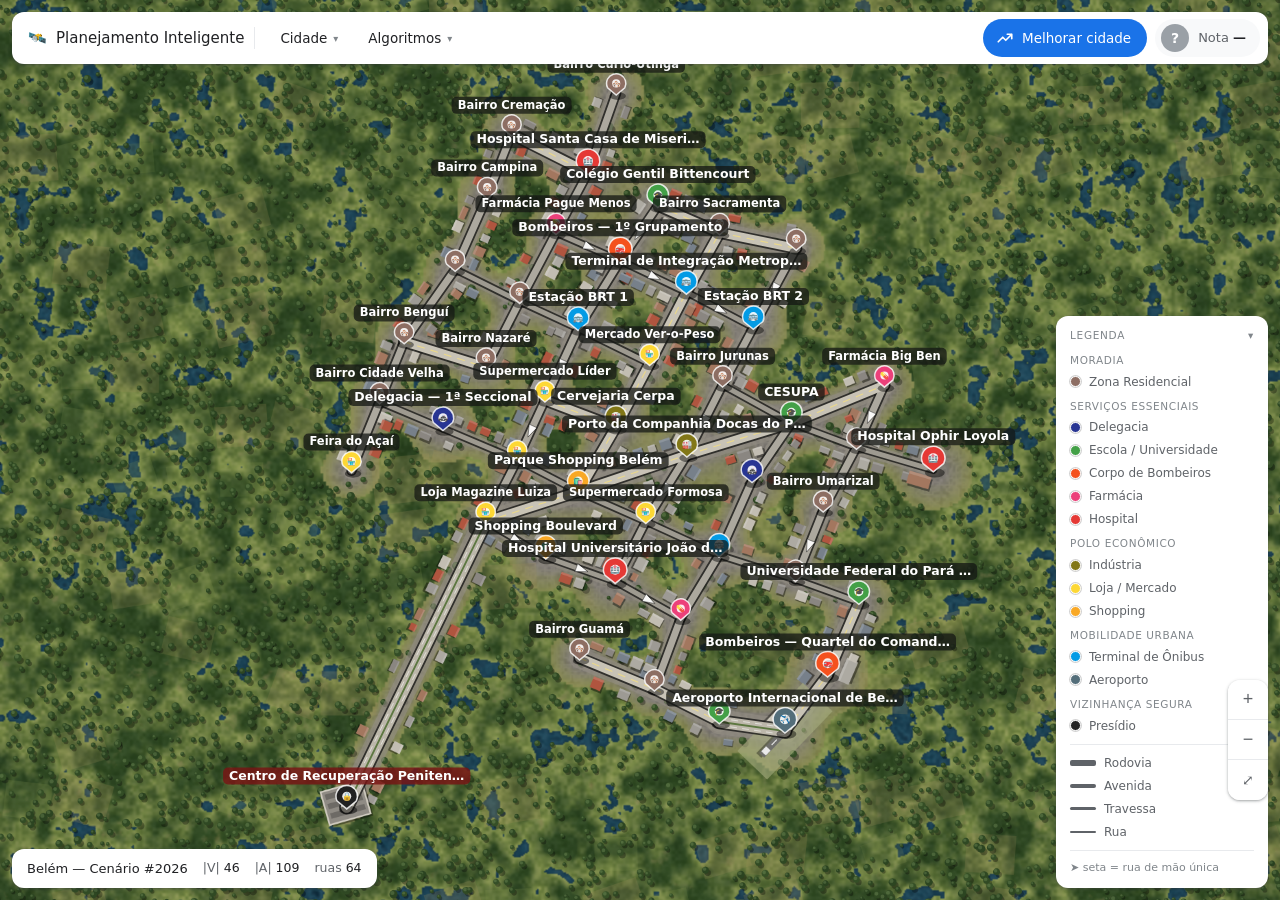
<file: Planejamento Inteligente/index.html>
<!DOCTYPE html>
<html lang="pt-BR">
  <head>
    <meta charset="utf-8" />
    <meta name="viewport" content="width=device-width, initial-scale=1" />
    <title>Planejamento Inteligente</title>
    <link rel="stylesheet" href="css/estilo.css" />
    <link
      rel="icon"
      href="data:image/svg+xml,<svg xmlns='http://www.w3.org/2000/svg' viewBox='0 0 32 32'><text y='26' font-size='26'>🛰️</text></svg>"
    />
  </head>
  <body>
    <div id="mapa">
      <canvas id="tela"></canvas>
      <canvas id="tela-antes" aria-hidden="true"></canvas>

      <!-- ===================== COMPARAÇÃO ANTES / DEPOIS ===================== -->
      <div id="comparador" hidden>
        <div class="linha-corte"></div>
        <span class="rotulo-lado antes">Antes</span>
        <span class="rotulo-lado depois">Depois</span>
        <button class="alca" id="alca-comparador" aria-label="Arrastar para comparar antes e depois">
          <svg viewBox="0 0 24 24" width="20" height="20" aria-hidden="true">
            <path d="M9 6 3 12l6 6M15 6l6 6-6 6" fill="none" stroke="currentColor" stroke-width="2" stroke-linecap="round" stroke-linejoin="round" />
          </svg>
        </button>
      </div>

      <!-- ===================== BARRA SUPERIOR ===================== -->
      <header id="barra" class="cartao">
        <div class="marca">🛰️ <span>Planejamento Inteligente</span></div>

        <nav class="menus">
          <!-- ---------- Cidade ---------- -->
          <div class="menu" data-menu="cidade">
            <button class="gatilho">Cidade <i>▾</i></button>
            <div class="popover">
              <label class="campo">
                <span>Planejamento <b id="v-aderencia">70%</b></span>
                <input id="in-aderencia" type="range" min="0" max="100" value="70" />
              </label>
              <p class="dica" style="margin: -6px 0 12px">
                100% distribui os lugares seguindo a nota; 0% espalha tudo ao acaso.
              </p>
              <div class="linha">
                <label class="campo">
                  <span>Lugares <b id="v-pontos">45</b></span>
                  <input id="in-pontos" type="range" min="8" max="120" value="45" />
                </label>
                <label class="campo">
                  <span>Semente</span>
                  <input id="in-seed" type="number" value="2026" />
                </label>
              </div>
              <div class="linha">
                <label class="campo">
                  <span>Tamanho da quadra <b id="v-afastamento">1.0×</b></span>
                  <input id="in-afastamento" type="range" min="70" max="200" value="100" />
                </label>
                <label class="campo">
                  <span>Densidade de ruas <b id="v-densidade">0.80</b></span>
                  <input id="in-densidade" type="range" min="0" max="150" value="80" />
                </label>
              </div>
              <div class="linha">
                <label class="campo">
                  <span>Mão única <b id="v-mao">30%</b></span>
                  <input id="in-mao" type="range" min="0" max="90" value="30" />
                </label>
                <label class="campo">
                  <span>Presídios</span>
                  <input id="in-presidios" type="number" min="0" max="6" value="1" />
                </label>
              </div>
              <label class="campo">
                <span>Circulação</span>
                <select id="in-reparar">
                  <option value="1" selected>Garantir ida e volta em toda a cidade</option>
                  <option value="0">Deixar trechos sem retorno</option>
                </select>
              </label>
              <button class="acao" id="btn-gerar">Gerar cidade</button>
              <button class="acao secundaria" id="btn-exemplo">Centro de Belém (exemplo de 8 lugares)</button>
              <p class="dica">
                A malha é uma grade de quarteirões: menos densidade faz quadras maiores e ruas sem
                saída. Mão única vale para a rua inteira e alterna de sentido entre ruas vizinhas.
              </p>
            </div>
          </div>

          <!-- ---------- Algoritmos ---------- -->
          <div class="menu" data-menu="algoritmos">
            <button class="gatilho">Algoritmos <i>▾</i></button>
            <div class="popover largo">
              <div class="lista-algoritmos">
                <button data-acao="avaliacao">
                  <span>Nota da cidade<small>Quatro eixos medidos pela distância</small></span>
                </button>
                <button data-acao="rota">
                  <span>Caminho mínimo<small>Dijkstra ou Floyd-Warshall, pela distância</small></span>
                </button>
                <button data-acao="estruturas">
                  <span>Estruturas de dados<small>Matrizes de adjacência e incidência desta cidade</small></span>
                </button>
                <hr />
                <button data-acao="limpar">
                  <span>Limpar realces do mapa</span>
                </button>
              </div>
            </div>
          </div>
        </nav>

        <button id="btn-melhorar" class="botao-melhorar" title="Reposicionar os lugares para a melhor nota">
          <svg viewBox="0 0 24 24" width="18" height="18" aria-hidden="true">
            <path d="M3 17l6-6 4 4 8-8M15 7h6v6" fill="none" stroke="currentColor" stroke-width="2.2" stroke-linecap="round" stroke-linejoin="round" />
          </svg>
          <span>Melhorar cidade</span>
        </button>

        <button id="chip-nota" title="Ver a nota da cidade">
          <span class="conceito" id="hud-conceito">?</span>
          <span>Nota <b id="hud-nota">—</b></span>
        </button>
      </header>

      <!-- ===================== PAINEL DE RESULTADO ===================== -->
      <aside id="painel" class="oculto">
        <header>
          <h2 id="painel-titulo">Resultado</h2>
          <button id="fechar-painel" title="Fechar">✕</button>
        </header>
        <div id="resultado"></div>
      </aside>

      <!-- ===================== MATRIZES DO GRAFO ===================== -->
      <section id="matrizes" class="cartao" hidden aria-labelledby="matrizes-titulo">
        <header>
          <div>
            <h2 id="matrizes-titulo">Estruturas de dados</h2>
            <p id="matriz-resumo"></p>
          </div>
          <button id="fechar-matrizes" title="Fechar">✕</button>
        </header>
        <div class="barra-matrizes">
          <div class="abas" role="tablist" aria-label="Representação do grafo">
            <button role="tab" data-aba="adjacencia">Matriz de adjacência</button>
            <button role="tab" data-aba="incidencia">Matriz de incidência</button>
          </div>
          <label id="matriz-valores" class="campo-inline">
            <span>Células</span>
            <select id="in-valores-matriz">
              <option value="binario">0 e 1</option>
              <option value="distancia">distância em km</option>
            </select>
          </label>
        </div>
        <div id="matriz-rolagem" tabindex="0"></div>
        <p id="matriz-dica"></p>
      </section>

      <!-- ===================== FLUTUANTES ===================== -->
      <div id="info-cidade" class="cartao">
        <span class="nome" id="hud-nome">—</span>
        <span class="metrica">|V| <b id="hud-v">0</b></span>
        <span class="metrica">|A| <b id="hud-a">0</b></span>
        <span class="metrica">ruas <b id="hud-r">0</b></span>
      </div>

      <div id="legenda" class="cartao">
        <h4>Legenda <span id="alternar-legenda">▾</span></h4>
        <div class="corpo">
          <div id="legenda-itens"></div>
          <div class="vias">
            <span><i style="height: 6px"></i>Rodovia</span>
            <span><i style="height: 4px"></i>Avenida</span>
            <span><i style="height: 3px"></i>Travessa</span>
            <span><i style="height: 2px"></i>Rua</span>
          </div>
          <div class="rodape">➤ seta = rua de mão única</div>
        </div>
      </div>

      <div id="zoom" class="cartao">
        <button id="btn-mais" title="Aproximar">+</button>
        <button id="btn-menos" title="Afastar">−</button>
        <button id="btn-enquadrar" title="Enquadrar a cidade">⤢</button>
      </div>

      <div id="cartao" class="cartao">
        <h3 id="cartao-nome"></h3>
        <div class="tipo" id="cartao-tipo"></div>
        <dl id="cartao-dados"></dl>
      </div>

      <div id="carregando">
        <div class="caixa">
          <div class="girando"></div>
          <span id="carregando-texto">Gerando cidade…</span>
        </div>
      </div>

      <div id="aviso"></div>
    </div>

    <!-- Ordem importa: modelo -> grafo -> algoritmos -> gerador -> nota -> tela -->
    <script src="js/modelo.js"></script>
    <script src="js/grafo.js"></script>
    <script src="js/caminhos.js"></script>
    <script src="js/conexidade.js"></script>
    <script src="js/usoDoSolo.js"></script>
    <script src="js/gerador.js"></script>
    <script src="js/nota.js"></script>
    <script src="js/otimizador.js"></script>
    <script src="js/servico.js"></script>
    <script src="js/satelite.js"></script>
    <script src="js/app.js"></script>
  </body>
</html>
</file>
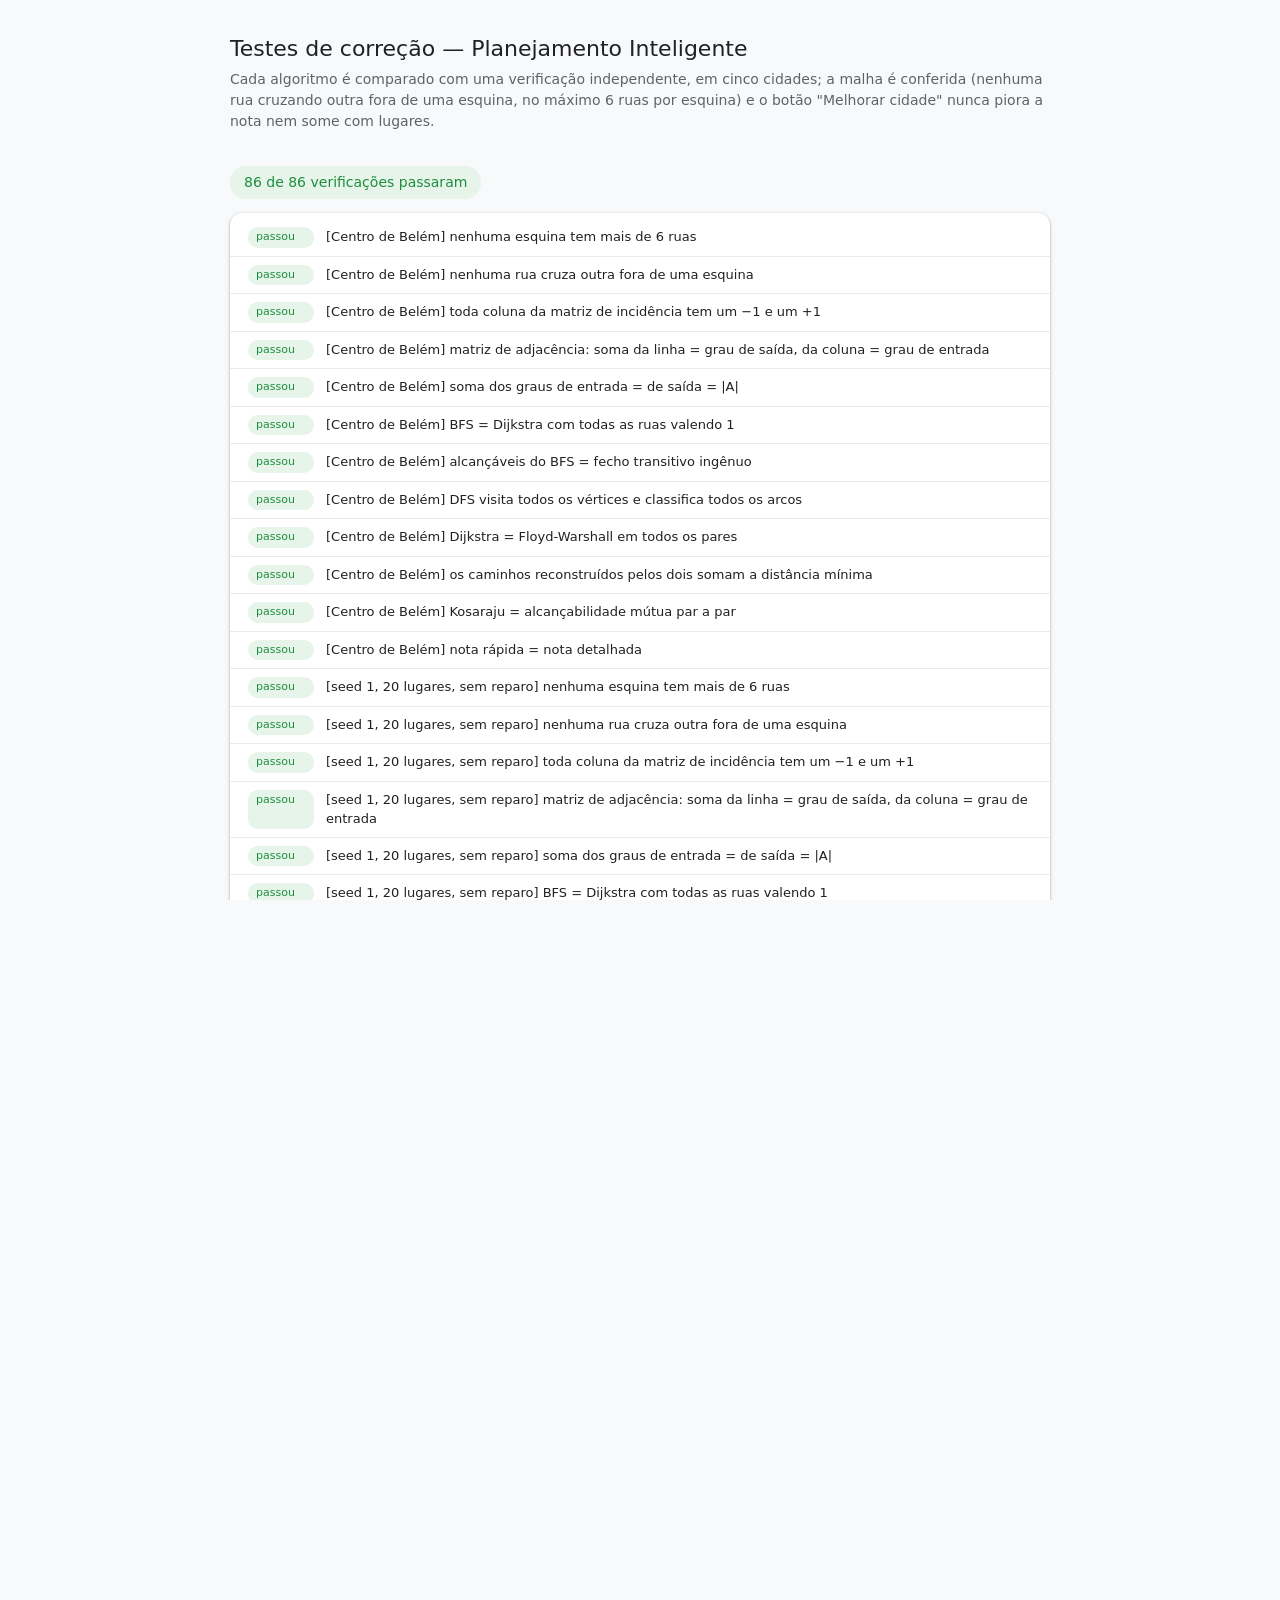
<file: Planejamento Inteligente/testes.html>
<!DOCTYPE html>
<html lang="pt-BR">
  <head>
    <meta charset="utf-8" />
    <meta name="viewport" content="width=device-width, initial-scale=1" />
    <title>Testes — Planejamento Inteligente</title>
    <link rel="stylesheet" href="css/estilo.css" />
    <style>
      html,
      body {
        overflow: auto;
        background: var(--superficie);
      }
      main {
        max-width: 860px;
        margin: 32px auto;
        padding: 0 20px;
      }
      h1 {
        font-size: 22px;
        font-weight: 500;
        margin: 0 0 4px;
      }
      .resumo {
        color: var(--texto-fraco);
        margin: 0 0 20px;
      }
      .placar {
        display: inline-flex;
        padding: 6px 14px;
        border-radius: 16px;
        font-weight: 500;
        font-variant-numeric: tabular-nums;
      }
      .placar.ok {
        background: #e6f4ea;
        color: var(--verde);
      }
      .placar.falha {
        background: #fce8e6;
        color: var(--vermelho);
      }
      ol {
        list-style: none;
        margin: 0;
        padding: 6px 0;
      }
      li {
        display: grid;
        grid-template-columns: 66px 1fr;
        gap: 12px;
        padding: 8px 18px;
        border-bottom: 1px solid var(--borda-suave);
        font-size: 13px;
      }
      li:last-child {
        border-bottom: none;
      }
      li small {
        display: block;
        color: var(--texto-leve);
      }
    </style>
  </head>
  <body>
    <main>
      <h1>Testes de correção — Planejamento Inteligente</h1>
      <p class="resumo">
        Cada algoritmo é comparado com uma verificação independente, em cinco cidades; a malha
        é conferida (nenhuma rua cruzando outra fora de uma esquina, no máximo 6 ruas por
        esquina) e o botão "Melhorar cidade" nunca piora a nota nem some com lugares.
      </p>
      <p id="placar" class="placar">Rodando…</p>
      <ol id="lista" class="cartao"></ol>
    </main>

    <script src="js/modelo.js"></script>
    <script src="js/grafo.js"></script>
    <script src="js/caminhos.js"></script>
    <script src="js/conexidade.js"></script>
    <script src="js/usoDoSolo.js"></script>
    <script src="js/gerador.js"></script>
    <script src="js/nota.js"></script>
    <script src="js/otimizador.js"></script>
    <script src="js/testes.js"></script>
    <script>
      setTimeout(() => {
        const r = rodarTestes();
        const passaram = r.filter((t) => t.ok).length;
        const placar = document.getElementById("placar");
        placar.textContent = `${passaram} de ${r.length} verificações passaram`;
        placar.classList.add(passaram === r.length ? "ok" : "falha");
        document.getElementById("lista").innerHTML = r
          .map(
            (t) => `<li><span class="etiqueta ${t.ok ? "ok" : "ruim"}">${t.ok ? "passou" : "falhou"}</span>
              <span>${t.titulo}${!t.ok && t.detalhe ? `<small>${t.detalhe}</small>` : ""}</span></li>`
          )
          .join("");
      }, 30);
    </script>
  </body>
</html>
</file>
<file: Planejamento Inteligente/css/estilo.css>
:root {
  --branco: #ffffff;
  --superficie: #f8f9fa;
  --texto: #202124;
  --texto-fraco: #5f6368;
  --texto-leve: #80868b;
  --borda: #dadce0;
  --borda-suave: #e8eaed;
  --azul: #1a73e8;
  --azul-claro: #e8f0fe;
  --verde: #1e8e3e;
  --amarelo: #f9ab00;
  --laranja: #e8710a;
  --vermelho: #d93025;
  --roxo: #9334e6;

  --raio: 8px;
  --raio-grande: 12px;
  --sombra: 0 1px 2px rgba(60, 64, 67, 0.3), 0 1px 3px 1px rgba(60, 64, 67, 0.15);
  --sombra-alta: 0 1px 3px rgba(60, 64, 67, 0.3), 0 4px 8px 3px rgba(60, 64, 67, 0.15);
}

* {
  box-sizing: border-box;
}

html,
body {
  margin: 0;
  height: 100%;
  overflow: hidden;
  background: #e8eaed;
  color: var(--texto);
  font: 14px/1.5 "Google Sans", "Segoe UI", system-ui, -apple-system, sans-serif;
  -webkit-font-smoothing: antialiased;
}

/* ------------------------------------------------------------------ */
/* Mapa em tela cheia                                                  */
/* ------------------------------------------------------------------ */
#mapa {
  position: fixed;
  inset: 0;
  overflow: hidden;
}

#tela {
  width: 100%;
  height: 100%;
  display: block;
  cursor: grab;
}

#tela.arrastando {
  cursor: grabbing;
}

#tela.inserindo {
  cursor: crosshair;
}

.cartao {
  background: var(--branco);
  border-radius: var(--raio-grande);
  box-shadow: var(--sombra);
}

/* ------------------------------------------------------------------ */
/* Barra superior                                                      */
/* ------------------------------------------------------------------ */
#barra {
  position: absolute;
  top: 12px;
  left: 12px;
  right: 12px;
  height: 52px;
  display: flex;
  align-items: center;
  gap: 8px;
  padding: 0 8px 0 16px;
  z-index: 40;
}

.marca {
  display: flex;
  align-items: center;
  gap: 9px;
  font-weight: 500;
  font-size: 15px;
  white-space: nowrap;
  padding-right: 10px;
  margin-right: 4px;
  border-right: 1px solid var(--borda-suave);
}

.marca span {
  overflow: hidden;
  text-overflow: ellipsis;
}

nav.menus {
  display: flex;
  gap: 4px;
  flex: 1;
  min-width: 0;
}

.menu {
  position: relative;
}

.gatilho {
  display: flex;
  align-items: center;
  gap: 6px;
  height: 36px;
  padding: 0 13px;
  border: none;
  border-radius: 18px;
  background: transparent;
  color: var(--texto);
  font: inherit;
  font-size: 13.5px;
  font-weight: 500;
  cursor: pointer;
  white-space: nowrap;
  transition: background 0.12s;
}

.gatilho:hover {
  background: var(--superficie);
}

.menu.aberto .gatilho {
  background: var(--azul-claro);
  color: var(--azul);
}

.gatilho i {
  font-style: normal;
  font-size: 10px;
  color: var(--texto-leve);
}

.popover {
  position: absolute;
  top: 44px;
  left: 0;
  width: 320px;
  padding: 14px 16px 16px;
  background: var(--branco);
  border-radius: var(--raio-grande);
  box-shadow: var(--sombra-alta);
  display: none;
  max-height: calc(100vh - 110px);
  overflow-y: auto;
}

.menu.aberto .popover {
  display: block;
  animation: surgir 0.14s ease-out;
}

@keyframes surgir {
  from {
    opacity: 0;
    transform: translateY(-4px);
  }
}

.popover.largo {
  width: 340px;
}

#chip-nota {
  display: flex;
  align-items: center;
  gap: 9px;
  height: 38px;
  padding: 0 14px 0 6px;
  border: none;
  border-radius: 19px;
  background: var(--superficie);
  font: inherit;
  font-size: 13px;
  color: var(--texto-fraco);
  cursor: pointer;
  white-space: nowrap;
  transition: background 0.12s;
}

#chip-nota:hover {
  background: var(--borda-suave);
}

#chip-nota .conceito {
  width: 28px;
  height: 28px;
  border-radius: 50%;
  display: grid;
  place-items: center;
  font-weight: 700;
  font-size: 14px;
  color: #fff;
  background: #9aa0a6;
}

#chip-nota b {
  color: var(--texto);
  font-variant-numeric: tabular-nums;
}

/* ------------------------------------------------------------------ */
/* Formulários dentro dos menus                                        */
/* ------------------------------------------------------------------ */
label.campo {
  display: block;
  margin-bottom: 12px;
}

label.campo > span {
  display: flex;
  justify-content: space-between;
  font-size: 12px;
  color: var(--texto-fraco);
  margin-bottom: 5px;
}

label.campo b {
  color: var(--texto);
  font-weight: 500;
  font-variant-numeric: tabular-nums;
}

input[type="text"],
input[type="number"],
select {
  width: 100%;
  height: 36px;
  padding: 0 10px;
  background: var(--branco);
  border: 1px solid var(--borda);
  border-radius: var(--raio);
  color: var(--texto);
  font: inherit;
  font-size: 13.5px;
}

input:focus,
select:focus {
  outline: none;
  border-color: var(--azul);
  box-shadow: 0 0 0 1px var(--azul);
}

input[type="range"] {
  width: 100%;
  accent-color: var(--azul);
  margin: 2px 0;
}

.linha {
  display: grid;
  grid-template-columns: 1fr 1fr;
  gap: 10px;
}

button.acao {
  width: 100%;
  height: 38px;
  border: none;
  border-radius: var(--raio);
  background: var(--azul);
  color: #fff;
  font: inherit;
  font-size: 13.5px;
  font-weight: 500;
  cursor: pointer;
  transition: filter 0.12s;
}

button.acao:hover {
  filter: brightness(1.08);
}

button.acao.secundaria {
  background: var(--branco);
  color: var(--azul);
  border: 1px solid var(--borda);
}

button.acao.secundaria:hover {
  background: var(--azul-claro);
}

button.acao + button.acao {
  margin-top: 8px;
}

.dica {
  font-size: 11.5px;
  color: var(--texto-leve);
  line-height: 1.45;
  margin: 10px 0 0;
}

.lista-algoritmos {
  display: flex;
  flex-direction: column;
  gap: 1px;
  margin: -6px -6px 0;
}

.lista-algoritmos button {
  display: flex;
  align-items: center;
  gap: 11px;
  padding: 9px 10px;
  border: none;
  border-radius: var(--raio);
  background: transparent;
  color: var(--texto);
  font: inherit;
  font-size: 13.5px;
  text-align: left;
  cursor: pointer;
  transition: background 0.1s;
}

.lista-algoritmos button:hover {
  background: var(--superficie);
}

.lista-algoritmos button small {
  display: block;
  color: var(--texto-leve);
  font-size: 11px;
  line-height: 1.3;
}

.lista-algoritmos hr {
  border: none;
  border-top: 1px solid var(--borda-suave);
  margin: 6px 4px;
}

/* ------------------------------------------------------------------ */
/* Painel de resultado                                                 */
/* ------------------------------------------------------------------ */
#painel {
  position: absolute;
  top: 76px;
  left: 12px;
  bottom: 12px;
  width: 384px;
  background: var(--branco);
  border-radius: var(--raio-grande);
  box-shadow: var(--sombra-alta);
  display: flex;
  flex-direction: column;
  z-index: 30;
  transition: transform 0.22s ease, opacity 0.22s ease;
}

#painel.oculto {
  transform: translateX(-110%);
  opacity: 0;
  pointer-events: none;
}

#painel header {
  display: flex;
  align-items: center;
  justify-content: space-between;
  padding: 14px 8px 12px 18px;
  border-bottom: 1px solid var(--borda-suave);
  flex-shrink: 0;
}

#painel header h2 {
  margin: 0;
  font-size: 15px;
  font-weight: 500;
}

#fechar-painel {
  width: 34px;
  height: 34px;
  border: none;
  border-radius: 50%;
  background: transparent;
  color: var(--texto-fraco);
  font-size: 17px;
  cursor: pointer;
}

#fechar-painel:hover {
  background: var(--superficie);
}

#resultado {
  padding: 14px 18px 22px;
  overflow-y: auto;
  font-size: 13px;
}

#resultado::-webkit-scrollbar,
.popover::-webkit-scrollbar {
  width: 8px;
}

#resultado::-webkit-scrollbar-thumb,
.popover::-webkit-scrollbar-thumb {
  background: #dadce0;
  border-radius: 4px;
}

#resultado h3 {
  font-size: 14px;
  font-weight: 500;
  margin: 18px 0 8px;
  color: var(--texto);
}

#resultado h3:first-child {
  margin-top: 0;
}

#resultado h4 {
  font-size: 12px;
  font-weight: 500;
  text-transform: uppercase;
  letter-spacing: 0.6px;
  color: var(--texto-leve);
  margin: 18px 0 7px;
}

#resultado p {
  margin: 7px 0;
  color: var(--texto-fraco);
  line-height: 1.55;
}

#resultado b {
  color: var(--texto);
  font-weight: 500;
}

#resultado ul {
  margin: 7px 0;
  padding-left: 18px;
  color: var(--texto-fraco);
}

#resultado li {
  margin-bottom: 4px;
  line-height: 1.5;
}

.destaque-nota {
  display: flex;
  align-items: baseline;
  gap: 10px;
  margin: 4px 0 2px;
}

.destaque-nota .valor {
  font-size: 40px;
  font-weight: 400;
  line-height: 1;
  font-variant-numeric: tabular-nums;
}

.destaque-nota .escala {
  font-size: 15px;
  color: var(--texto-leve);
}

table.dados {
  width: 100%;
  border-collapse: collapse;
  font-size: 12.5px;
  margin: 8px 0;
}

table.dados th,
table.dados td {
  text-align: left;
  padding: 7px 8px;
  border-bottom: 1px solid var(--borda-suave);
}

table.dados th {
  color: var(--texto-leve);
  font-weight: 500;
  font-size: 10.5px;
  text-transform: uppercase;
  letter-spacing: 0.5px;
}

table.dados td.num {
  text-align: right;
  font-variant-numeric: tabular-nums;
  white-space: nowrap;
}

tr.clicavel {
  cursor: pointer;
}

tr.clicavel:hover td {
  background: var(--superficie);
}

.etiqueta {
  display: inline-block;
  padding: 2px 8px;
  border-radius: 10px;
  font-size: 11px;
  font-weight: 500;
  background: var(--superficie);
  color: var(--texto-fraco);
}

.etiqueta.ok {
  background: #e6f4ea;
  color: var(--verde);
}
.etiqueta.ruim {
  background: #fce8e6;
  color: var(--vermelho);
}
.etiqueta.aviso {
  background: #fef7e0;
  color: #b06000;
}

.criterio {
  margin-bottom: 14px;
}

.criterio .topo {
  display: flex;
  justify-content: space-between;
  align-items: baseline;
  gap: 8px;
  font-size: 13px;
  margin-bottom: 5px;
}

.criterio .topo .valor {
  color: var(--texto-fraco);
  font-variant-numeric: tabular-nums;
  white-space: nowrap;
}

.barra {
  height: 6px;
  background: var(--borda-suave);
  border-radius: 3px;
  overflow: hidden;
}

.barra > i {
  display: block;
  height: 100%;
  border-radius: 3px;
  transition: width 0.45s ease;
}

.criterio small {
  display: block;
  color: var(--texto-leve);
  font-size: 11.5px;
  margin-top: 5px;
  line-height: 1.45;
}

.criterio details {
  margin-top: 5px;
}

.criterio summary {
  font-size: 11.5px;
  color: var(--azul);
  cursor: pointer;
  list-style: none;
}

.criterio summary::-webkit-details-marker {
  display: none;
}

.criterio details ul {
  font-size: 11.5px;
  margin: 5px 0 0;
}

/* ------------------------------------------------------------------ */
/* Elementos flutuantes do mapa                                        */
/* ------------------------------------------------------------------ */
#info-cidade {
  position: absolute;
  left: 12px;
  bottom: 12px;
  padding: 10px 15px;
  display: flex;
  align-items: center;
  gap: 15px;
  font-size: 12.5px;
  z-index: 20;
  transition: transform 0.22s ease;
}

#painel:not(.oculto) ~ #info-cidade {
  transform: translateX(396px);
}

#info-cidade .nome {
  font-weight: 500;
  font-size: 13px;
}

#info-cidade .metrica {
  color: var(--texto-fraco);
  font-variant-numeric: tabular-nums;
}

#info-cidade .metrica b {
  color: var(--texto);
  font-weight: 500;
}

#legenda {
  position: absolute;
  right: 12px;
  bottom: 12px;
  width: 212px;
  padding: 12px 14px;
  font-size: 12px;
  z-index: 20;
  max-height: calc(100vh - 180px);
  overflow-y: auto;
}

#legenda h4 {
  margin: 0 0 9px;
  font-size: 10.5px;
  font-weight: 500;
  text-transform: uppercase;
  letter-spacing: 0.7px;
  color: var(--texto-leve);
  display: flex;
  justify-content: space-between;
  cursor: pointer;
}

#legenda.fechada .corpo {
  display: none;
}

#legenda .item {
  display: flex;
  align-items: center;
  gap: 8px;
  margin-bottom: 5px;
  color: var(--texto-fraco);
}

#legenda i.bolinha {
  width: 11px;
  height: 11px;
  border-radius: 50%;
  border: 1.5px solid #fff;
  box-shadow: 0 0 0 1px rgba(0, 0, 0, 0.18);
  flex-shrink: 0;
}

#legenda .rodape {
  margin-top: 9px;
  padding-top: 9px;
  border-top: 1px solid var(--borda-suave);
  color: var(--texto-leve);
  font-size: 11px;
  line-height: 1.5;
}

#zoom {
  position: absolute;
  right: 12px;
  bottom: 100px;
  z-index: 20;
  overflow: hidden;
  display: flex;
  flex-direction: column;
  width: 40px;
}

#zoom button {
  height: 40px;
  border: none;
  background: var(--branco);
  color: var(--texto-fraco);
  font-size: 18px;
  cursor: pointer;
  border-bottom: 1px solid var(--borda-suave);
}

#zoom button:last-child {
  border-bottom: none;
  font-size: 14px;
}

#zoom button:hover {
  background: var(--superficie);
  color: var(--texto);
}

#cartao {
  position: absolute;
  left: 50%;
  transform: translateX(-50%) translateY(12px);
  bottom: 12px;
  width: 330px;
  padding: 16px 18px;
  z-index: 25;
  opacity: 0;
  pointer-events: none;
  transition: opacity 0.16s, transform 0.16s;
}

#cartao.visivel {
  opacity: 1;
  pointer-events: auto;
  transform: translateX(-50%) translateY(0);
}

#cartao h3 {
  margin: 0 0 2px;
  font-size: 16px;
  font-weight: 500;
  display: flex;
  align-items: center;
  gap: 8px;
}

#cartao .tipo {
  color: var(--texto-fraco);
  font-size: 12.5px;
  margin-bottom: 12px;
}

#cartao dl {
  display: grid;
  grid-template-columns: auto 1fr;
  gap: 5px 14px;
  margin: 0;
  font-size: 12.5px;
}

#cartao dt {
  color: var(--texto-fraco);
}

#cartao dd {
  margin: 0;
  text-align: right;
  font-variant-numeric: tabular-nums;
}

/* ------------------------------------------------------------------ */
/* Estados                                                             */
/* ------------------------------------------------------------------ */
#carregando {
  position: absolute;
  inset: 0;
  background: rgba(255, 255, 255, 0.72);
  display: none;
  place-items: center;
  z-index: 60;
  backdrop-filter: blur(2px);
}

#carregando.visivel {
  display: grid;
}

#carregando .caixa {
  background: var(--branco);
  border-radius: var(--raio-grande);
  box-shadow: var(--sombra-alta);
  padding: 24px 34px;
  text-align: center;
  font-size: 13.5px;
  color: var(--texto-fraco);
}

.girando {
  width: 28px;
  height: 28px;
  margin: 0 auto 12px;
  border: 3px solid var(--borda-suave);
  border-top-color: var(--azul);
  border-radius: 50%;
  animation: girar 0.8s linear infinite;
}

@keyframes girar {
  to {
    transform: rotate(360deg);
  }
}

#aviso {
  position: absolute;
  left: 50%;
  bottom: 24px;
  transform: translateX(-50%) translateY(16px);
  padding: 11px 18px;
  border-radius: 22px;
  background: #202124;
  color: #fff;
  font-size: 13px;
  opacity: 0;
  pointer-events: none;
  transition: opacity 0.2s, transform 0.2s;
  z-index: 70;
  max-width: 70%;
  box-shadow: var(--sombra-alta);
}

#aviso.visivel {
  opacity: 1;
  transform: translateX(-50%) translateY(0);
}

#aviso.erro {
  background: var(--vermelho);
}

/* ------------------------------------------------------------------ */
@media (max-width: 1120px) {
  .marca span {
    display: none;
  }
  #painel:not(.oculto) ~ #info-cidade {
    transform: none;
  }
}

@media (max-width: 900px) {
  #barra {
    padding-left: 10px;
  }
  .marca {
    display: none;
  }
  .gatilho {
    padding: 0 10px;
    font-size: 13px;
  }
  #chip-nota span:last-child {
    display: none;
  }
  #chip-nota {
    padding: 0 5px;
  }
  #painel {
    width: auto;
    right: 12px;
    top: auto;
    height: 56vh;
  }
  #legenda {
    display: none;
  }
  #info-cidade {
    bottom: auto;
    top: 76px;
  }
}

/* Em telas muito estreitas os menus rolam na horizontal em vez de espremer. */
@media (max-width: 620px) {
  nav.menus {
    overflow-x: auto;
    scrollbar-width: none;
  }
  nav.menus::-webkit-scrollbar {
    display: none;
  }
  .popover {
    width: min(320px, calc(100vw - 40px));
  }
}

/* ------------------------------------------------------------------ */
/* Estruturas de dados — matrizes de adjacência e incidência          */
/* ------------------------------------------------------------------ */
[hidden] {
  display: none !important;
}

#matrizes {
  position: absolute;
  top: 76px;
  left: 12px;
  right: 12px;
  bottom: 12px;
  z-index: 35;
  display: flex;
  flex-direction: column;
  overflow: hidden;
  box-shadow: var(--sombra-alta);
}

#matrizes > header {
  display: flex;
  align-items: flex-start;
  justify-content: space-between;
  gap: 12px;
  padding: 14px 8px 12px 18px;
  border-bottom: 1px solid var(--borda-suave);
}

#matrizes h2 {
  margin: 0;
  font-size: 15px;
  font-weight: 500;
}

#matriz-resumo {
  margin: 3px 0 0;
  font-size: 12.5px;
  line-height: 1.6;
  color: var(--texto-fraco);
  font-variant-numeric: tabular-nums;
}

#matriz-resumo b,
#matriz-dica b {
  color: var(--texto);
  font-weight: 500;
}

#fechar-matrizes {
  flex-shrink: 0;
  width: 34px;
  height: 34px;
  border: none;
  border-radius: 50%;
  background: transparent;
  color: var(--texto-fraco);
  font-size: 17px;
  cursor: pointer;
}

#fechar-matrizes:hover {
  background: var(--superficie);
}

.barra-matrizes {
  display: flex;
  flex-wrap: wrap;
  align-items: center;
  justify-content: space-between;
  gap: 8px 16px;
  padding: 10px 18px;
}

.abas {
  display: inline-flex;
  gap: 2px;
  padding: 3px;
  background: var(--superficie);
  border: 1px solid var(--borda-suave);
  border-radius: 999px;
}

.abas button {
  padding: 6px 14px;
  border: none;
  border-radius: 999px;
  background: transparent;
  color: var(--texto-fraco);
  font: inherit;
  font-size: 13px;
  cursor: pointer;
}

.abas button:hover {
  color: var(--texto);
}

.abas button.ativa {
  background: var(--branco);
  color: var(--azul);
  font-weight: 500;
  box-shadow: var(--sombra);
}

.campo-inline {
  display: inline-flex;
  align-items: center;
  gap: 8px;
  font-size: 12.5px;
  color: var(--texto-fraco);
}

.campo-inline select {
  padding: 5px 8px;
  border: 1px solid var(--borda);
  border-radius: var(--raio);
  background: var(--branco);
  color: var(--texto);
  font: inherit;
}

#matriz-rolagem {
  flex: 1;
  min-height: 0;
  margin: 0 18px;
  overflow: auto;
  border: 1px solid var(--borda-suave);
  border-radius: var(--raio);
}

#matriz-dica {
  margin: 0;
  padding: 10px 18px 14px;
  min-height: 3.4em;
  font-size: 12.5px;
  line-height: 1.5;
  color: var(--texto-fraco);
}

table.matriz-grande {
  border-collapse: separate;
  border-spacing: 0;
  font: 11px/1 "Cascadia Mono", Consolas, ui-monospace, monospace;
  font-variant-numeric: tabular-nums;
}

table.matriz-grande th,
table.matriz-grande td {
  min-width: 28px;
  height: 25px;
  padding: 0 4px;
  text-align: center;
  white-space: nowrap;
  border-right: 1px solid var(--borda-suave);
  border-bottom: 1px solid var(--borda-suave);
}

table.matriz-grande td {
  background: var(--branco);
  color: #c4c7c5;
  cursor: default;
}

table.matriz-grande thead th {
  position: sticky;
  top: 0;
  z-index: 2;
  background: var(--superficie);
  color: var(--texto-fraco);
  font-weight: 500;
}

table.matriz-grande tbody th {
  position: sticky;
  left: 0;
  z-index: 1;
  padding: 0 10px 0 8px;
  background: var(--superficie);
  color: var(--texto-leve);
  font-weight: 500;
  text-align: left;
}

table.matriz-grande thead th.canto {
  left: 0;
  z-index: 3;
  padding: 0 10px;
  text-align: left;
  color: var(--texto-leve);
  font: 400 11.5px/1 "Google Sans", "Segoe UI", system-ui, sans-serif;
}

table.matriz-grande i.cor {
  display: inline-block;
  width: 8px;
  height: 8px;
  margin-right: 6px;
  border-radius: 50%;
  vertical-align: 1px;
}

.nome-linha {
  display: inline-block;
  max-width: 190px;
  margin-left: 8px;
  overflow: hidden;
  text-overflow: ellipsis;
  vertical-align: middle;
  color: var(--texto);
  font: 12px/1.3 "Google Sans", "Segoe UI", system-ui, sans-serif;
}

table.matriz-grande td.um {
  background: var(--azul-claro);
  color: var(--azul);
  font-weight: 600;
}

table.matriz-grande td.mais {
  background: #e6f4ea;
  color: var(--verde);
  font-weight: 600;
}

table.matriz-grande td.menos {
  background: #fce8e6;
  color: var(--vermelho);
  font-weight: 600;
}

table.matriz-grande td.diagonal {
  background: var(--superficie);
}

table.matriz-grande td.foco {
  box-shadow: inset 0 0 0 2px var(--azul);
}

table.matriz-grande th.foco {
  background: var(--azul-claro);
  color: var(--azul);
}

@media (max-width: 900px) {
  #matrizes {
    left: 8px;
    right: 8px;
    bottom: 8px;
  }
  .nome-linha {
    max-width: 110px;
  }
}

@media (max-width: 620px) {
  .nome-linha {
    display: none;
  }
  #matriz-rolagem {
    margin: 0 12px;
  }
  .barra-matrizes,
  #matriz-dica {
    padding-left: 12px;
    padding-right: 12px;
  }
}

/* ------------------------------------------------------------------ */
/* Acessibilidade                                                      */
/* ------------------------------------------------------------------ */
:focus-visible {
  outline: 2px solid var(--azul);
  outline-offset: 2px;
}

@media (prefers-reduced-motion: reduce) {
  *,
  *::before,
  *::after {
    animation: none !important;
    transition: none !important;
  }
}

/* ------------------------------------------------------------------ */
/* Eixos                                                */
/* ------------------------------------------------------------------ */
.eixo {
  padding: 12px 0 14px;
  border-top: 1px solid var(--borda-suave);
}

.eixo:first-of-type {
  border-top: none;
}

.eixo .funcao {
  display: block;
  font-size: 10.5px;
  font-weight: 500;
  letter-spacing: 0.7px;
  text-transform: uppercase;
  color: var(--texto-leve);
  margin-bottom: 2px;
}

.eixo .regra {
  margin: 6px 0 2px;
  font-size: 12px;
  color: var(--texto-fraco);
  line-height: 1.5;
}

.eixo .algoritmo {
  display: inline-block;
  margin-top: 4px;
  padding: 1px 7px;
  border-radius: 9px;
  background: var(--azul-claro);
  color: var(--azul);
  font-size: 10.5px;
  font-weight: 500;
}

.legenda-mapa {
  display: flex;
  flex-wrap: wrap;
  gap: 6px 12px;
  margin: 8px 0 4px;
  font-size: 11.5px;
  color: var(--texto-fraco);
}

.legenda-mapa i {
  display: inline-block;
  width: 10px;
  height: 10px;
  margin-right: 5px;
  border-radius: 50%;
  border: 2.5px solid currentColor;
  vertical-align: -1px;
}

/* ------------------------------------------------------------------ */
/* Hierarquia viária na legenda e no painel de trânsito                */
/* ------------------------------------------------------------------ */
#legenda .vias {
  display: grid;
  gap: 5px;
  margin-top: 9px;
  padding-top: 9px;
  border-top: 1px solid var(--borda-suave);
}

#legenda .vias span {
  display: flex;
  align-items: center;
  gap: 8px;
  color: var(--texto-fraco);
}

#legenda .vias i {
  display: block;
  width: 26px;
  border-radius: 2px;
  background: #5f6368;
  flex-shrink: 0;
}

.faixa-transito {
  display: flex;
  height: 8px;
  border-radius: 4px;
  overflow: hidden;
  margin: 6px 0 4px;
}

.faixa-transito i {
  flex: 1;
}

.bolinha-transito {
  display: inline-block;
  width: 9px;
  height: 9px;
  border-radius: 50%;
  margin-right: 4px;
  vertical-align: 0;
}

/* ------------------------------------------------------------------ */
/* Botao Melhorar e comparacao antes/depois                            */
/* ------------------------------------------------------------------ */
.botao-melhorar {
  display: flex;
  align-items: center;
  gap: 8px;
  height: 38px;
  padding: 0 16px 0 13px;
  border: none;
  border-radius: 19px;
  background: var(--azul);
  color: #fff;
  font: inherit;
  font-size: 13.5px;
  font-weight: 500;
  cursor: pointer;
  white-space: nowrap;
  transition: filter 0.12s;
}

.botao-melhorar:hover {
  filter: brightness(1.08);
}

#tela-antes {
  position: absolute;
  inset: 0;
  width: 100%;
  height: 100%;
  pointer-events: none;
  display: none;
}

#tela-antes.visivel {
  display: block;
}

#comparador {
  position: absolute;
  top: 0;
  bottom: 0;
  left: 50%;
  width: 0;
  z-index: 18;
}

#comparador .linha-corte {
  position: absolute;
  top: 0;
  bottom: 0;
  left: -1.5px;
  width: 3px;
  background: #fff;
  box-shadow: 0 0 0 1px rgba(0, 0, 0, 0.2), 0 0 14px rgba(0, 0, 0, 0.35);
}

#comparador .alca {
  position: absolute;
  top: 50%;
  left: -23px;
  width: 46px;
  height: 46px;
  margin-top: -23px;
  display: grid;
  place-items: center;
  border: none;
  border-radius: 50%;
  background: #fff;
  color: var(--texto-fraco);
  box-shadow: var(--sombra-alta);
  cursor: ew-resize;
  touch-action: none;
}

#comparador .rotulo-lado {
  position: absolute;
  top: 80px;
  padding: 5px 12px;
  border-radius: 14px;
  background: rgba(32, 33, 36, 0.84);
  color: #fff;
  font-size: 11.5px;
  font-weight: 500;
  letter-spacing: 0.7px;
  text-transform: uppercase;
  white-space: nowrap;
}

#comparador .rotulo-lado.antes {
  right: 14px;
}

#comparador .rotulo-lado.depois {
  left: 14px;
}

.placar-comparacao {
  display: grid;
  grid-template-columns: 1fr auto 1fr;
  align-items: center;
  gap: 6px;
  margin: 2px 0 8px;
  text-align: center;
}

.placar-comparacao small {
  display: block;
  font-size: 10.5px;
  font-weight: 500;
  letter-spacing: 0.7px;
  text-transform: uppercase;
  color: var(--texto-leve);
}

.placar-comparacao .numero {
  display: block;
  font-size: 34px;
  line-height: 1.15;
  font-variant-numeric: tabular-nums;
}

.placar-comparacao .conceito-letra {
  font-size: 12px;
  color: var(--texto-fraco);
}

.placar-comparacao .seta-placar {
  color: var(--texto-leve);
}

.delta {
  display: inline-block;
  padding: 2px 9px;
  border-radius: 10px;
  font-size: 12px;
  font-weight: 500;
  background: #e6f4ea;
  color: var(--verde);
  font-variant-numeric: tabular-nums;
}

.delta.neutro {
  background: var(--superficie);
  color: var(--texto-fraco);
}

.comparacao-eixo {
  margin-bottom: 13px;
}

.comparacao-eixo .topo {
  display: flex;
  justify-content: space-between;
  align-items: baseline;
  gap: 8px;
  font-size: 13px;
  margin-bottom: 5px;
}

.comparacao-eixo .valores {
  color: var(--texto-fraco);
  font-variant-numeric: tabular-nums;
  white-space: nowrap;
}

.comparacao-eixo .barra {
  height: 5px;
}

.comparacao-eixo .barra + .barra {
  margin-top: 3px;
}

#resultado .mudancas {
  list-style: none;
  padding: 0;
  margin: 6px 0;
}

#resultado .mudancas li {
  display: grid;
  grid-template-columns: 12px 1fr auto;
  gap: 9px;
  align-items: baseline;
  padding: 6px 0;
  border-bottom: 1px solid var(--borda-suave);
  cursor: pointer;
}

#resultado .mudancas li:hover {
  background: var(--superficie);
}

#resultado .mudancas i {
  width: 10px;
  height: 10px;
  border-radius: 50%;
  align-self: center;
}

#resultado .mudancas small {
  display: block;
  color: var(--texto-leve);
  font-size: 11.5px;
}

#legenda .grupo-legenda {
  margin: 8px 0 4px;
  font-size: 10.5px;
  font-weight: 500;
  letter-spacing: 0.6px;
  text-transform: uppercase;
  color: var(--texto-leve);
}

#legenda .grupo-legenda:first-child {
  margin-top: 0;
}

@media (max-width: 900px) {
  .botao-melhorar span {
    display: none;
  }
  .botao-melhorar {
    padding: 0 11px;
  }
}
</file>
